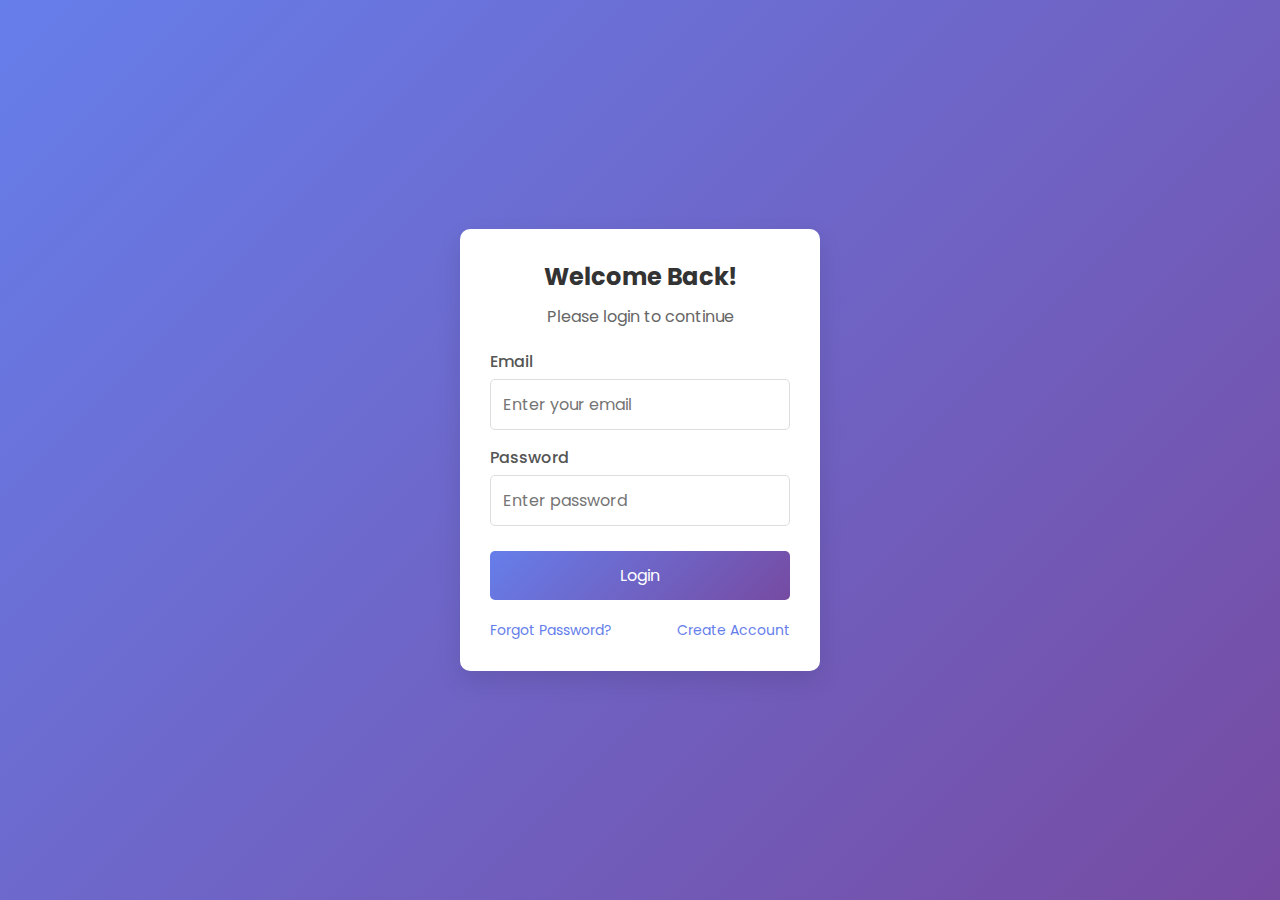
<file: login.html>
<!DOCTYPE html>
<html lang="en">
<head>
    <meta charset="UTF-8">
    <meta name="viewport" content="width=device-width, initial-scale=1.0">
    <title>Login Page</title>
    <link href="https://fonts.googleapis.com/css2?family=Poppins:wght@300;500;600&display=swap" rel="stylesheet">
    <style>
        * {
            margin: 0;
            padding: 0;
            box-sizing: border-box;
            font-family: 'Poppins', sans-serif;
        }
        body {
            background: linear-gradient(135deg, #667eea, #764ba2);
            height: 100vh;
            display: flex;
            justify-content: center;
            align-items: center;
        }
        .login-container {
            width: 100%;
            max-width: 400px;
            padding: 20px;
        }
        .login-box {
            background: white;
            border-radius: 10px;
            padding: 30px;
            box-shadow: 0 10px 25px rgba(0, 0, 0, 0.1);
            text-align: center;
        }
        .login-box h1 {
            font-size: 24px;
            margin-bottom: 10px;
            color: #333;
        }
        .login-box p {
            color: #666;
            margin-bottom: 20px;
        }
        .input-group {
            margin-bottom: 15px;
            text-align: left;
        }
        .input-group label {
            display: block;
            margin-bottom: 5px;
            color: #555;
            font-weight: 500;
        }
        .input-group input {
            width: 100%;
            padding: 12px;
            border: 1px solid #ddd;
            border-radius: 5px;
            font-size: 16px;
            transition: border 0.3s;
        }
        .input-group input:focus {
            border-color: #667eea;
            outline: none;
        }
        .login-btn {
            width: 100%;
            padding: 12px;
            background: linear-gradient(135deg, #667eea, #764ba2);
            color: white;
            border: none;
            border-radius: 5px;
            font-size: 16px;
            cursor: pointer;
            margin-top: 10px;
            transition: opacity 0.3s;
        }
        .login-btn:hover {
            opacity: 0.9;
        }
        .extra-options {
            margin-top: 20px;
            display: flex;
            justify-content: space-between;
        }
        .extra-options a {
            color: #667eea;
            text-decoration: none;
            font-size: 14px;
        }
        .extra-options a:hover {
            text-decoration: underline;
        }
    </style>
</head>
<body>
    <div class="login-container">
        <div class="login-box">
            <h1>Welcome Back!</h1>
            <p>Please login to continue</p>
            
            <form action="/login" method="POST">
                <div class="input-group">
                    <label for="email">Email</label>
                    <input type="email" id="email" name="email" placeholder="Enter your email" required>
                </div>
                
                <div class="input-group">
                    <label for="password">Password</label>
                    <input type="password" id="password" name="password" placeholder="Enter password" required>
                </div>
                
                <button type="submit" class="login-btn">Login</button>
            </form>
            
            <div class="extra-options">
                <a href="#">Forgot Password?</a>
                <a href="#">Create Account</a>
            </div>
        </div>
    </div>
</body>
</html>
</file>
